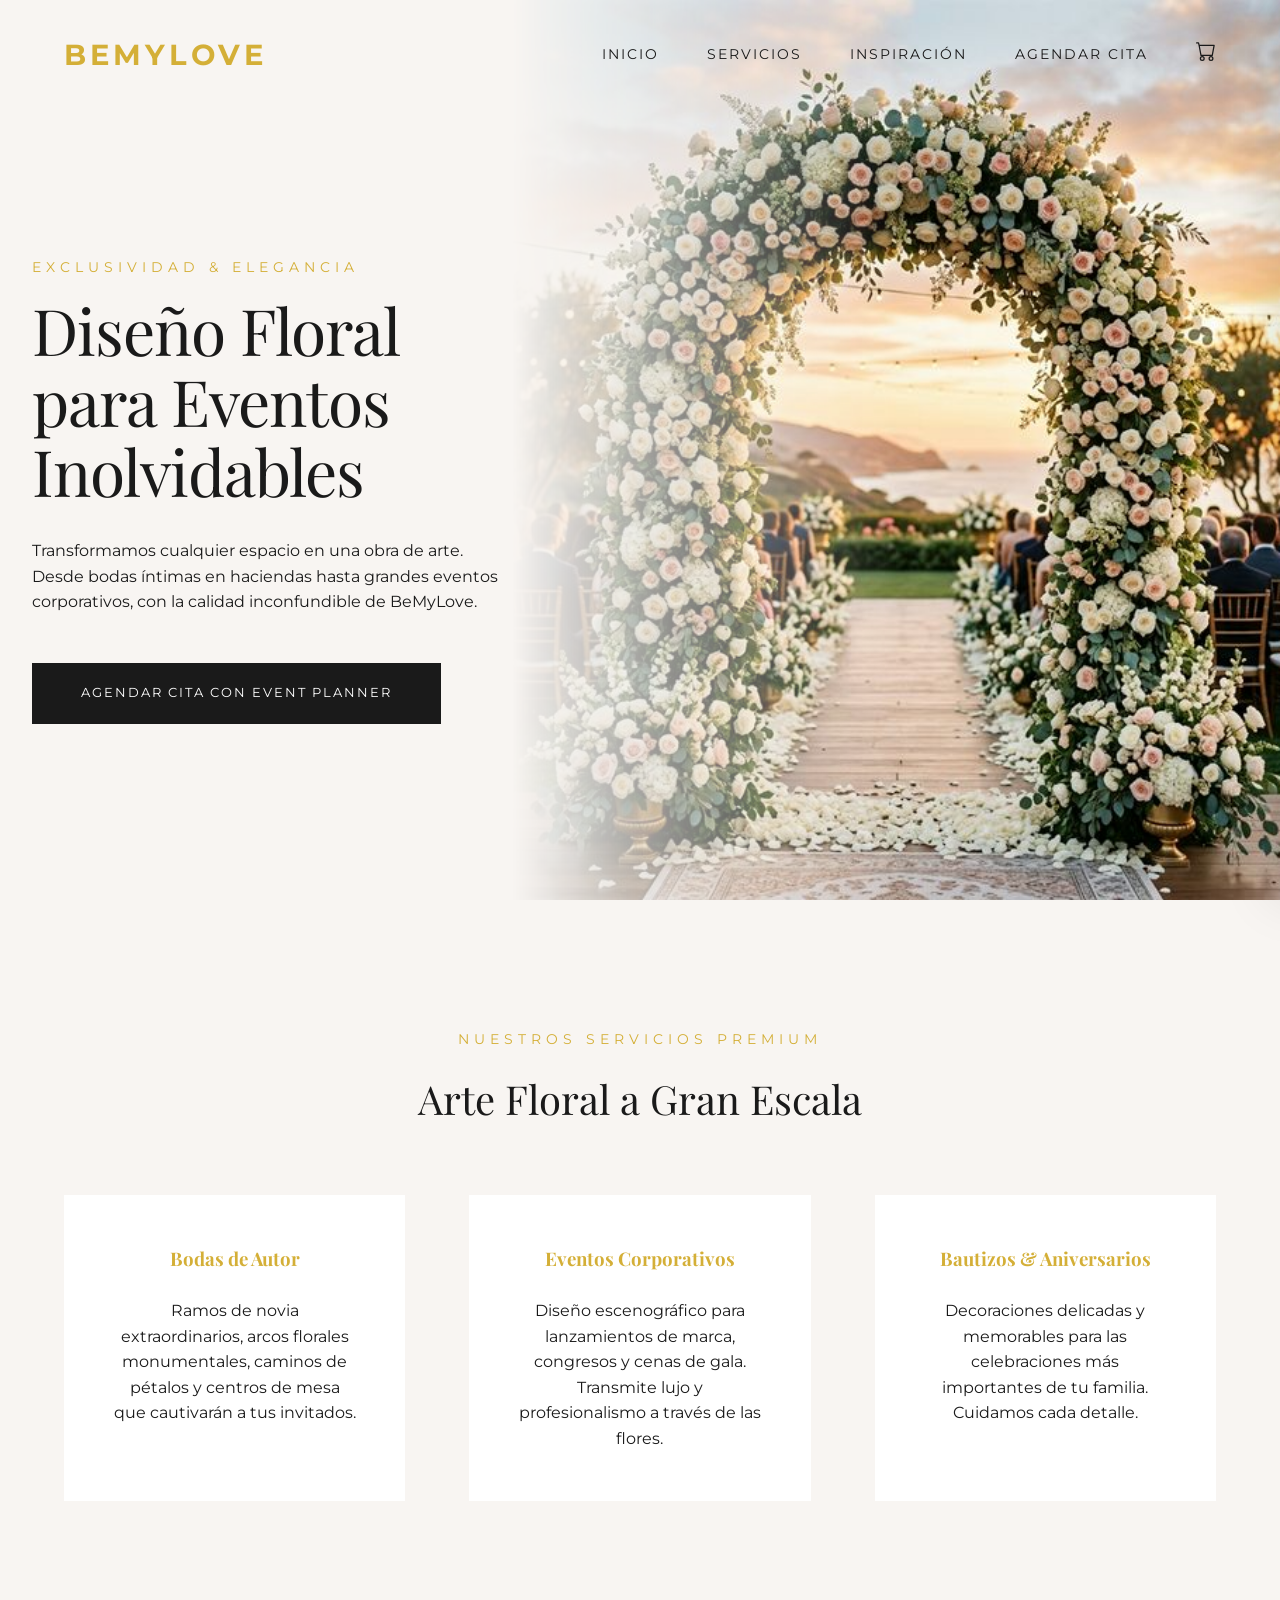
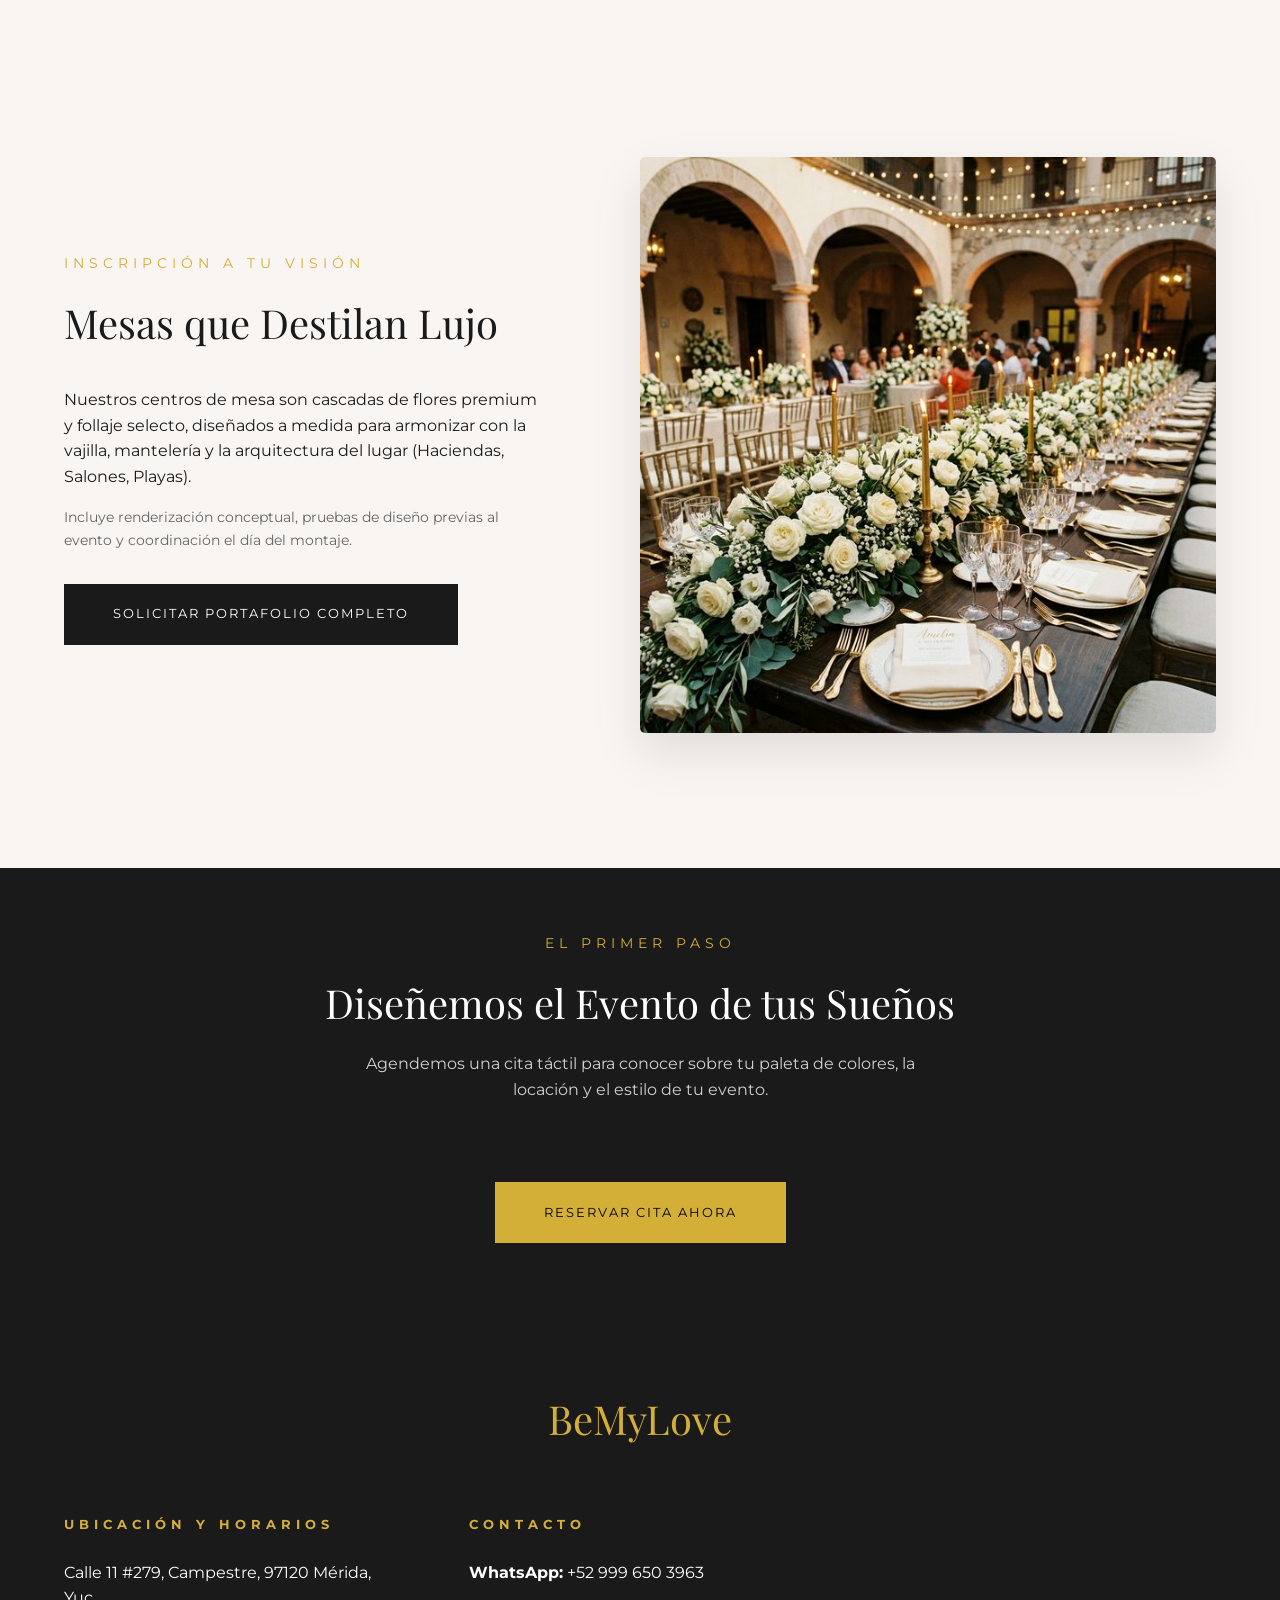
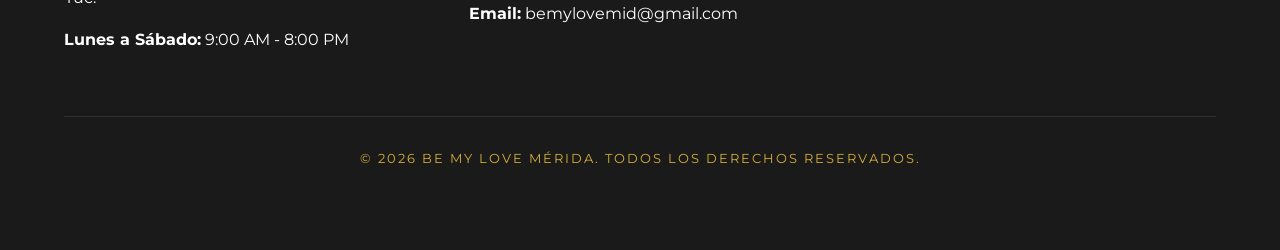
<file: bodas.html>
<!DOCTYPE html>
<html lang="es">
<head>
    <meta charset="UTF-8">
    <meta name="viewport" content="width=device-width, initial-scale=1.0">
    <title>Bodas y Eventos | BeMyLove | Florería Premium</title>
    <meta name="description" content="Diseño floral de lujo para bodas y eventos en Mérida. Creamos atmósferas inolvidables con arreglos monumentales y centros de mesa exclusivos.">
    <link rel="stylesheet" href="style.css">
</head>
<body>

    <nav id="navbar">
        <div class="container nav-container">
            <a href="index.html" class="logo">BeMyLove</a>
            <ul class="nav-links" id="navLinks">
                <li><a href="index.html">Inicio</a></li>
                <li><a href="#servicios" onclick="toggleMenu()">Servicios</a></li>
                <li><a href="#galeria" onclick="toggleMenu()">Inspiración</a></li>
                <li><a href="#contacto" onclick="toggleMenu()">Agendar Cita</a></li>
                <li class="cart-nav-item" onclick="toggleCart()">
                    <svg xmlns="http://www.w3.org/2000/svg" width="20" height="20" fill="currentColor" viewBox="0 0 16 16">
                        <path d="M0 1.5A.5.5 0 0 1 .5 1H2a.5.5 0 0 1 .485.379L2.89 3H14.5a.5.5 0 0 1 .491.592l-1.5 8A.5.5 0 0 1 13 12H4a.5.5 0 0 1-.491-.408L2.01 3.607 1.61 2H.5a.5.5 0 0 1-.5-.5zM3.102 4l1.313 7h8.17l1.313-7H3.102zM5 12a2 2 0 1 0 0 4 2 2 0 0 0 0-4zm7 0a2 2 0 1 0 0 4 2 2 0 0 0 0-4zm-7 1a1 1 0 1 1 0 2 1 1 0 0 1 0-2zm7 0a1 1 0 1 1 0 2 1 1 0 0 1 0-2z"/>
                    </svg>
                    <span id="cart-badge" class="cart-badge" style="display: none;">0</span>
                </li>
            </ul>
            <div class="menu-toggle" id="menuToggle" onclick="toggleMenu()">
                <span></span>
                <span></span>
                <span></span>
            </div>
        </div>
    </nav>

    <header class="hero">
        <div class="container hero-content">
            <span class="gold-text">Exclusividad & Elegancia</span>
            <h1 style="margin-bottom: 2rem;">Diseño Floral para Eventos Inolvidables</h1>
            <p>Transformamos cualquier espacio en una obra de arte. Desde bodas íntimas en haciendas hasta grandes eventos corporativos, con la calidad inconfundible de BeMyLove.</p>
            <a href="https://wa.me/5219996503963?text=Hola,%20busco%20información%20sobre%20diseño%20floral%20para%20un%20evento/boda." target="_blank" class="btn-primary">Agendar Cita con Event Planner</a>
        </div>
        <img src="assets/images/wedding_arch.png" alt="Arco floral de boda de lujo" class="hero-image" style="mask-image: linear-gradient(to left, rgba(0,0,0,1) 50%, rgba(0,0,0,0) 100%); -webkit-mask-image: linear-gradient(to left, rgba(0,0,0,1) 50%, rgba(0,0,0,0) 100%);">
    </header>

    <section id="servicios" class="experience">
        <div class="container">
            <span class="gold-text">Nuestros Servicios Premium</span>
            <h2>Arte Floral a Gran Escala</h2>
            <div class="grid">
                <div class="card">
                    <h3 class="serif">Bodas de Autor</h3>
                    <p>Ramos de novia extraordinarios, arcos florales monumentales, caminos de pétalos y centros de mesa que cautivarán a tus invitados.</p>
                </div>
                <div class="card">
                    <h3 class="serif">Eventos Corporativos</h3>
                    <p>Diseño escenográfico para lanzamientos de marca, congresos y cenas de gala. Transmite lujo y profesionalismo a través de las flores.</p>
                </div>
                <div class="card">
                    <h3 class="serif">Bautizos & Aniversarios</h3>
                    <p>Decoraciones delicadas y memorables para las celebraciones más importantes de tu familia. Cuidamos cada detalle.</p>
                </div>
            </div>
        </div>
    </section>

    <section id="galeria" class="experience" style="background-color: var(--secondary-bg);">
        <div class="container">
            <div class="proposal-flex">
                <div class="proposal-text">
                    <span class="gold-text">Inscripción a tu Visión</span>
                    <h2 class="serif">Mesas que Destilan Lujo</h2>
                    <p>Nuestros centros de mesa son cascadas de flores premium y follaje selecto, diseñados a medida para armonizar con la vajilla, mantelería y la arquitectura del lugar (Haciendas, Salones, Playas).</p>
                    <p style="margin-top: 1rem; color: var(--text-muted); font-size: 0.9rem;">Incluye renderización conceptual, pruebas de diseño previas al evento y coordinación el día del montaje.</p>
                    <a href="https://wa.me/5219996503963?text=Hola,%20me%20gustaría%20ver%20el%20puortafolio%20completo%20de%20bodas." target="_blank" class="btn-primary" style="margin-top: 2rem;">Solicitar Portafolio Completo</a>
                </div>
                <div class="proposal-image-container">
                    <img src="assets/images/wedding_table.png" alt="Centro de mesa boda de lujo" class="proposal-img">
                </div>
            </div>
        </div>
    </section>

    <!-- Banner Cita -->
    <section style="background: var(--text-main); color: white; padding: 4rem 0; text-align: center;">
        <div class="container">
            <span class="gold-text">El Primer Paso</span>
            <h2 class="serif" style="color: white; margin-bottom: 1rem;">Diseñemos el Evento de tus Sueños</h2>
            <p style="max-width: 600px; margin: 0 auto 2rem; opacity: 0.8;">Agendemos una cita táctil para conocer sobre tu paleta de colores, la locación y el estilo de tu evento.</p>
            <a href="https://wa.me/5219996503963?text=Hola,%20me%20gustaría%20agendar%20una%20cita%20con%20el%20Event%20Planner." target="_blank" class="btn-primary" style="background: var(--gold); color: black; border-color: var(--gold);">Reservar Cita Ahora</a>
        </div>
    </section>

    <footer id="contacto">
        <div class="container">
            <div class="footer-logo serif">BeMyLove</div>
            <div class="grid" style="text-align: left; gap: 4rem; margin-bottom: 4rem;">
                <div>
                    <h4 class="gold-text" style="font-size: 0.8rem; margin-bottom: 1.5rem;">Ubicación y Horarios</h4>
                    <p style="margin-bottom: 1rem;">Calle 11 #279, Campestre, 97120 Mérida, Yuc.</p>
                    <p><strong>Lunes a Sábado:</strong> 9:00 AM - 8:00 PM</p>
                </div>
                <div>
                    <h4 class="gold-text" style="font-size: 0.8rem; margin-bottom: 1.5rem;">Contacto</h4>
                    <p style="margin-bottom: 1rem;"><strong>WhatsApp:</strong> +52 999 650 3963</p>
                    <p><strong>Email:</strong> bemylovemid@gmail.com</p>
                </div>
            </div>
            <div style="border-top: 1px solid rgba(255,255,255,0.1); padding-top: 2rem; color: var(--gold); font-size: 0.8rem; letter-spacing: 2px;">
                © 2026 BE MY LOVE MÉRIDA. TODOS LOS DERECHOS RESERVADOS.
            </div>
        </div>
    </footer>

    <!-- Cart Sidebar -->
    <div id="cart-sidebar" class="cart-sidebar">
        <div class="cart-header">
            <h3 class="serif">Tu Carrito</h3>
            <button class="close-cart" onclick="closeCart()">×</button>
        </div>
        <div id="cart-items-container">
            <!-- Items injected by JS -->
        </div>
        <div class="cart-footer">
            <div class="deposit-selector">
                <p style="font-size: 0.75rem; font-weight: 600; margin-bottom: 0.8rem; text-transform: uppercase; letter-spacing: 1px;">Modalidad de Pago:</p>
                <label>
                    <input type="radio" name="payment-mode" value="full" checked onclick="toggleDeposit(false)">
                    <span>Pago Total (Saldado)</span>
                </label>
                <label style="margin-top: 0.8rem;">
                    <input type="radio" name="payment-mode" value="deposit" onclick="toggleDeposit(true)">
                    <span>Anticipo 50% (Garantía de Diseño)</span>
                </label>
            </div>
            <div class="total-row">
                <span>Total Pedido:</span>
                <span id="cart-total-price">$0.00 MXN</span>
            </div>
            <div id="cart-deposit-row" class="total-row deposit-row" style="display: none;">
                <span>Pagar Hoy (50%):</span>
                <span id="cart-deposit-amount">$0.00 MXN</span>
            </div>
            <div class="checkout-options">
                <button class="btn-checkout btn-whatsapp-checkout" onclick="checkoutWhatsApp()">Finalizar por WhatsApp</button>
                <button class="btn-checkout btn-card-checkout" onclick="checkoutOnline()">Pagar con Tarjeta</button>
            </div>
            <p style="font-size: 0.7rem; color: #999; margin-top: 1rem; text-align: center;">* Envío calculado al finalizar pedido</p>
        </div>
    </div>

    <script src="cart.js"></script>
    <script>
        window.onscroll = function() {
            var nav = document.getElementById('navbar');
            if (window.pageYOffset > 50) {
                nav.classList.add('scrolled');
            } else {
                nav.classList.remove('scrolled');
            }
        };

        function toggleMenu() {
            const navLinks = document.getElementById('navLinks');
            navLinks.classList.toggle('active');
        }
    </script>
</body>
</html>
</file>
<file: style.css>
@import url('https://fonts.googleapis.com/css2?family=Montserrat:wght@300;400;600&family=Playfair+Display:ital,wght@0,400;0,700;1,400&display=swap');

:root {
    --primary-bg: #FFFFFF;
    --secondary-bg: #F8F5F2;
    --gold: #D4AF37;
    --gold-hover: #B8860B;
    --text-main: #1A1A1A;
    --text-muted: #666666;
    --accent-red: #A52A2A; /* Deep red for roses */
    --transition-smooth: all 0.4s cubic-bezier(0.25, 0.46, 0.45, 0.94);
}

* {
    margin: 0;
    padding: 0;
    box-sizing: border-box;
}

body {
    font-family: 'Montserrat', sans-serif;
    background-color: var(--primary-bg);
    color: var(--text-main);
    line-height: 1.6;
    overflow-x: hidden;
}

h1, h2, h3, .serif {
    font-family: 'Playfair Display', serif;
}

/* Typography Overrides */
h1 {
    font-size: 4rem;
    font-weight: 400;
    letter-spacing: -1px;
    line-height: 1.1;
    margin-bottom: 2rem; /* Added margin to prevent overlap with p */
}

h2 {
    font-size: 2.5rem;
    font-weight: 400;
    margin-bottom: 2rem;
}

/* Layout */
.container {
    max-width: 1400px;
    margin: 0 auto;
    padding: 0 4rem;
}

section {
    padding: 8rem 0;
}

/* Navigation */
nav {
    position: fixed;
    top: 0;
    width: 100%;
    z-index: 1000;
    padding: 2rem 0;
    background: transparent;
    transition: var(--transition-smooth);
}

nav.scrolled {
    background: rgba(255, 255, 255, 0.95);
    padding: 1rem 0;
    backdrop-filter: blur(10px);
    box-shadow: 0 2px 20px rgba(0,0,0,0.05);
}

.nav-container {
    display: flex;
    justify-content: space-between;
    align-items: center;
}

.logo {
    font-size: 1.8rem;
    text-transform: uppercase;
    letter-spacing: 4px;
    color: var(--gold);
    text-decoration: none;
    font-weight: 700;
}

.nav-links {
    display: flex;
    gap: 3rem;
    list-style: none;
}

.menu-toggle {
    display: none;
    cursor: pointer;
    flex-direction: column;
    gap: 6px;
}

.menu-toggle span {
    width: 25px;
    height: 1px;
    background-color: var(--text-main);
    transition: var(--transition-smooth);
}

@media (max-width: 1024px) {
    .nav-links {
        position: fixed;
        top: 0;
        right: -100%;
        width: 80%;
        height: 100vh;
        background: white;
        flex-direction: column;
        justify-content: center;
        align-items: center;
        gap: 2rem;
        transition: var(--transition-smooth);
        box-shadow: -10px 0 30px rgba(0,0,0,0.05);
    }

    .nav-links.active {
        right: 0;
    }

    .menu-toggle {
        display: flex;
        z-index: 1001;
    }
}

.nav-links a {
    text-decoration: none;
    color: var(--text-main);
    font-size: 0.85rem;
    letter-spacing: 2px;
    text-transform: uppercase;
    transition: var(--transition-smooth);
    position: relative;
}

.nav-links a::after {
    content: '';
    position: absolute;
    bottom: -5px;
    left: 0;
    width: 0;
    height: 1px;
    background: var(--gold);
    transition: var(--transition-smooth);
}

.nav-links a:hover::after {
    width: 100%;
}

/* Hero Section */
.hero {
    height: 100vh;
    display: flex;
    align-items: center;
    position: relative;
    overflow: hidden;
    background-color: var(--secondary-bg);
    padding-top: 80px; /* Account for fixed navigation */
}

.hero-content {
    position: relative;
    z-index: 2;
    max-width: 600px;
    margin-left: -2rem; /* Shifting more to the left as requested */
}

.hero-image {
    position: absolute;
    right: 0;
    top: 0;
    width: 60%; /* Slightly wider */
    height: 100%;
    object-fit: cover;
    z-index: 1;
    /* Faded mask for better text readability */
    mask-image: linear-gradient(to left, rgba(0,0,0,1) 70%, rgba(0,0,0,0) 100%);
    -webkit-mask-image: linear-gradient(to left, rgba(0,0,0,1) 70%, rgba(0,0,0,0) 100%);
}

.gold-text {
    color: var(--gold);
    text-transform: uppercase;
    letter-spacing: 5px;
    font-size: 0.9rem;
    display: block;
    margin-bottom: 1rem;
}

.btn-primary {
    display: inline-block;
    padding: 1.2rem 3rem;
    background: var(--text-main);
    color: white;
    text-decoration: none;
    text-transform: uppercase;
    letter-spacing: 2px;
    font-size: 0.8rem;
    margin-top: 3rem;
    transition: var(--transition-smooth);
    border: 1px solid var(--text-main);
}

.btn-primary:hover {
    background: transparent;
    color: var(--text-main);
}

/* Experience Section */
.experience {
    background-color: var(--secondary-bg);
    text-align: center;
}

.grid {
    display: grid;
    grid-template-columns: repeat(3, 1fr);
    gap: 4rem;
    margin-top: 4rem;
}

.card {
    background: white;
    padding: 3rem;
    transition: var(--transition-smooth);
    border: 1px solid transparent;
}

.card:hover {
    transform: translateY(-10px);
    border-color: var(--gold);
}

.card h3 {
    margin-bottom: 1.5rem;
    color: var(--gold);
}

/* Category Tabs */
.categories {
    display: flex;
    justify-content: center;
    gap: 2rem;
    margin-bottom: 4rem;
    border-bottom: 1px solid #eee;
    padding-bottom: 1rem;
}

.category-btn {
    background: none;
    border: none;
    font-family: 'Montserrat', sans-serif;
    text-transform: uppercase;
    letter-spacing: 2px;
    font-size: 0.8rem;
    color: var(--text-muted);
    cursor: pointer;
    transition: var(--transition-smooth);
    padding: 0.5rem 1rem;
}

.category-btn.active, .category-btn:hover {
    color: var(--gold);
    border-bottom: 1px solid var(--gold);
}

/* Product Gallery Enhanced */
.gallery-grid {
    display: grid;
    grid-template-columns: repeat(3, 1fr);
    gap: 3rem;
}

.product-card {
    text-align: left;
    transition: var(--transition-smooth);
}

.product-image {
    aspect-ratio: 1;
    overflow: hidden;
    position: relative;
    margin-bottom: 1.5rem;
    background: #fdfdfd;
}

.product-image img {
    width: 100%;
    height: 100%;
    object-fit: cover;
    transition: var(--transition-smooth);
}

.product-card:hover .product-image img {
    transform: scale(1.05);
}

.product-info h4 {
    font-family: 'Playfair Display', serif;
    font-size: 1.3rem;
    margin-bottom: 0.5rem;
    font-weight: 400;
}

.product-price {
    color: var(--gold);
    font-weight: 600;
    margin-bottom: 1rem;
    display: block;
    font-size: 1.1rem;
}

.product-details {
    font-size: 0.85rem;
    color: var(--text-muted);
    margin-bottom: 1rem;
    min-height: 2em;
}

.product-badge {
    position: absolute;
    top: 10px;
    left: 10px;
    background: var(--gold);
    color: white;
    padding: 0.3rem 0.8rem;
    font-size: 0.65rem;
    text-transform: uppercase;
    letter-spacing: 1px;
    z-index: 5;
}

.product-badge.limited {
    background: var(--accent-red);
}

.btn-whatsapp-card {
    display: flex;
    align-items: center;
    justify-content: center;
    gap: 0.5rem;
    width: 100%;
    padding: 0.8rem;
    background: transparent;
    color: var(--text-main);
    border: 1px solid var(--text-main);
    text-decoration: none;
    font-size: 0.75rem;
    text-transform: uppercase;
    letter-spacing: 1px;
    transition: var(--transition-smooth);
}

.btn-whatsapp-card:hover {
    background: #25D366;
    border-color: #25D366;
    color: white;
}

/* Testimonials */
.testimonials-grid {
    display: grid;
    grid-template-columns: repeat(3, 1fr);
    gap: 3rem;
    margin-top: 4rem;
}

.testimonial-card {
    text-align: center;
    padding: 2rem;
}

.testimonial-text {
    font-style: italic;
    font-family: 'Playfair Display', serif;
    font-size: 1.1rem;
    margin-bottom: 1.5rem;
    color: var(--text-main);
}

.testimonial-author {
    font-size: 0.8rem;
    text-transform: uppercase;
    letter-spacing: 2px;
    color: var(--gold);
}

@media (max-width: 1024px) {
    .gallery-grid { grid-template-columns: repeat(2, 1fr); }
}

@media (max-width: 600px) {
    .gallery-grid { grid-template-columns: 1fr; }
    .categories { flex-direction: column; align-items: center; gap: 1rem; }
}

/* WhatsApp Float */
.whatsapp-float {
    position: fixed;
    bottom: 30px;
    right: 30px;
    background: #25D366;
    color: white;
    width: 60px;
    height: 60px;
    border-radius: 50%;
    display: flex;
    justify-content: center;
    align-items: center;
    box-shadow: 0 4px 15px rgba(0,0,0,0.2);
    z-index: 1000;
    text-decoration: none;
    transition: var(--transition-smooth);
}

.whatsapp-float:hover {
    transform: scale(1.1);
}

/* Footer */
footer {
    background: var(--text-main);
    color: white;
    padding: 5rem 0;
    text-align: center;
}

.footer-logo {
    color: var(--gold);
    font-size: 2.5rem;
    margin-bottom: 1rem;
}

@media (max-width: 1024px) {
    .container { padding: 0 2rem; }
    h1 { font-size: 3rem; }
    .hero-image { width: 100%; opacity: 0.3; mask-image: none; }
    .hero-content { max-width: 100%; text-align: center; }
    .grid { grid-template-columns: 1fr; }
    .gallery-grid { grid-template-columns: repeat(2, 1fr); }
}

/* Proposal Section Specifics */
.proposal-flex {
    display: flex;
    align-items: center;
    gap: 6rem;
    text-align: left;
}

.proposal-text {
    flex: 1;
}

.proposal-image-container {
    flex: 1.2;
}

.proposal-img {
    width: 100%;
    border-radius: 5px;
    box-shadow: 0 20px 50px rgba(0,0,0,0.1);
}

.proposal-list {
    list-style: none;
    margin: 2rem 0;
}

.proposal-list li {
    margin-bottom: 1rem;
    font-size: 0.95rem;
    color: var(--text-muted);
}

@media (max-width: 1024px) {
    .proposal-flex {
        flex-direction: column;
        gap: 3rem;
        text-align: center;
    }
    .proposal-list {
        display: inline-block;
        text-align: left;
    }
}

/* Shopping Cart UI */

.cart-sidebar {
    position: fixed;
    top: 0;
    right: -400px;
    width: 400px;
    height: 100vh;
    background: white;
    z-index: 2000;
    box-shadow: -10px 0 50px rgba(0,0,0,0.1);
    transition: var(--transition-smooth);
    padding: 3rem;
    display: flex;
    flex-direction: column;
}

.cart-sidebar.open {
    right: 0;
}

.cart-header {
    display: flex;
    justify-content: space-between;
    align-items: center;
    margin-bottom: 2rem;
    padding-bottom: 1rem;
    border-bottom: 1px solid #eee;
}

.cart-header h3 {
    font-size: 1.5rem;
    color: var(--gold);
}

.close-cart {
    background: none;
    border: none;
    font-size: 2rem;
    cursor: pointer;
    color: var(--text-muted);
}

#cart-items-container {
    flex: 1;
    overflow-y: auto;
    margin-bottom: 2rem;
}

.cart-item {
    display: flex;
    align-items: center;
    gap: 1.5rem;
    margin-bottom: 2rem;
    position: relative;
    padding-bottom: 1rem;
    border-bottom: 1px solid #f9f9f9;
}

.cart-item img {
    width: 80px;
    height: 80px;
    object-fit: cover;
    border-radius: 4px;
}

.cart-item-info h5 {
    font-size: 1rem;
    margin-bottom: 0.3rem;
    font-family: 'Playfair Display', serif;
}

.cart-item-info span {
    color: var(--gold);
    font-weight: 600;
    font-size: 0.9rem;
    display: block;
    margin-bottom: 0.5rem;
}

.quantity-controls {
    display: flex;
    align-items: center;
    gap: 1rem;
    border: 1px solid #eee;
    padding: 0.3rem 0.8rem;
    width: fit-content;
}

.quantity-controls button {
    background: none;
    border: none;
    cursor: pointer;
    font-size: 1.2rem;
    color: var(--text-muted);
}

.remove-item {
    position: absolute;
    top: 0;
    right: 0;
    background: none;
    border: none;
    font-size: 1.5rem;
    color: #ccc;
    cursor: pointer;
    transition: var(--transition-smooth);
}

.remove-item:hover {
    color: var(--accent-red);
}

.cart-footer {
    border-top: 1px solid #eee;
    padding-top: 2rem;
}

.total-row {
    display: flex;
    justify-content: space-between;
    font-size: 1.2rem;
    margin-bottom: 2rem;
    font-weight: 600;
}

.total-row.deposit-row {
    font-size: 1rem;
    color: var(--accent-red);
    margin-top: -1.5rem;
    margin-bottom: 2rem;
    border-top: 1px dashed #eee;
    padding-top: 1rem;
}

.deposit-selector {
    background: #fdfdfd;
    padding: 1.5rem;
    border-radius: 8px;
    border: 1px solid #eee;
    margin-bottom: 2rem;
}

.deposit-selector label {
    display: flex;
    align-items: center;
    gap: 1rem;
    font-size: 0.85rem;
    cursor: pointer;
    color: var(--text-main);
}

.deposit-selector input[type="radio"] {
    accent-color: var(--gold);
    width: 18px;
    height: 18px;
}

.checkout-options {
    display: flex;
    flex-direction: column;
    gap: 1rem;
}

.btn-checkout {
    width: 100%;
    padding: 1rem;
    text-transform: uppercase;
    letter-spacing: 2px;
    font-size: 0.75rem;
    text-decoration: none;
    text-align: center;
    cursor: pointer;
    border: none;
    transition: var(--transition-smooth);
}

.btn-whatsapp-checkout {
    background: #25D366;
    color: white;
}

.btn-card-checkout {
    background: var(--text-main);
    color: white;
}

.btn-checkout:hover {
    opacity: 0.9;
    transform: translateY(-2px);
}

/* Add to Cart small button */
.btn-add-cart {
    background: var(--secondary-bg);
    border: 1px solid var(--gold);
    color: var(--gold);
    padding: 0.6rem 1rem;
    cursor: pointer;
    font-size: 0.7rem;
    text-transform: uppercase;
    letter-spacing: 1px;
    transition: var(--transition-smooth);
    margin-top: 0.5rem;
    width: 100%;
    margin-bottom: 0.5rem;
}

.btn-add-cart:hover {
    background: var(--gold);
    color: white;
}

/* Nav Cart Icon */
.cart-nav-item {
    position: relative;
    cursor: pointer;
}

.cart-badge {
    position: absolute;
    top: -12px;
    right: -15px;
    background: var(--gold);
    color: white;
    width: 18px;
    height: 18px;
    border-radius: 50%;
    font-size: 0.6rem;
    display: flex;
    align-items: center;
    justify-content: center;
    font-weight: 700;
}

@media (max-width: 600px) {
    .cart-sidebar {
        width: 100%;
        padding: 2rem;
    }
}
</file>
